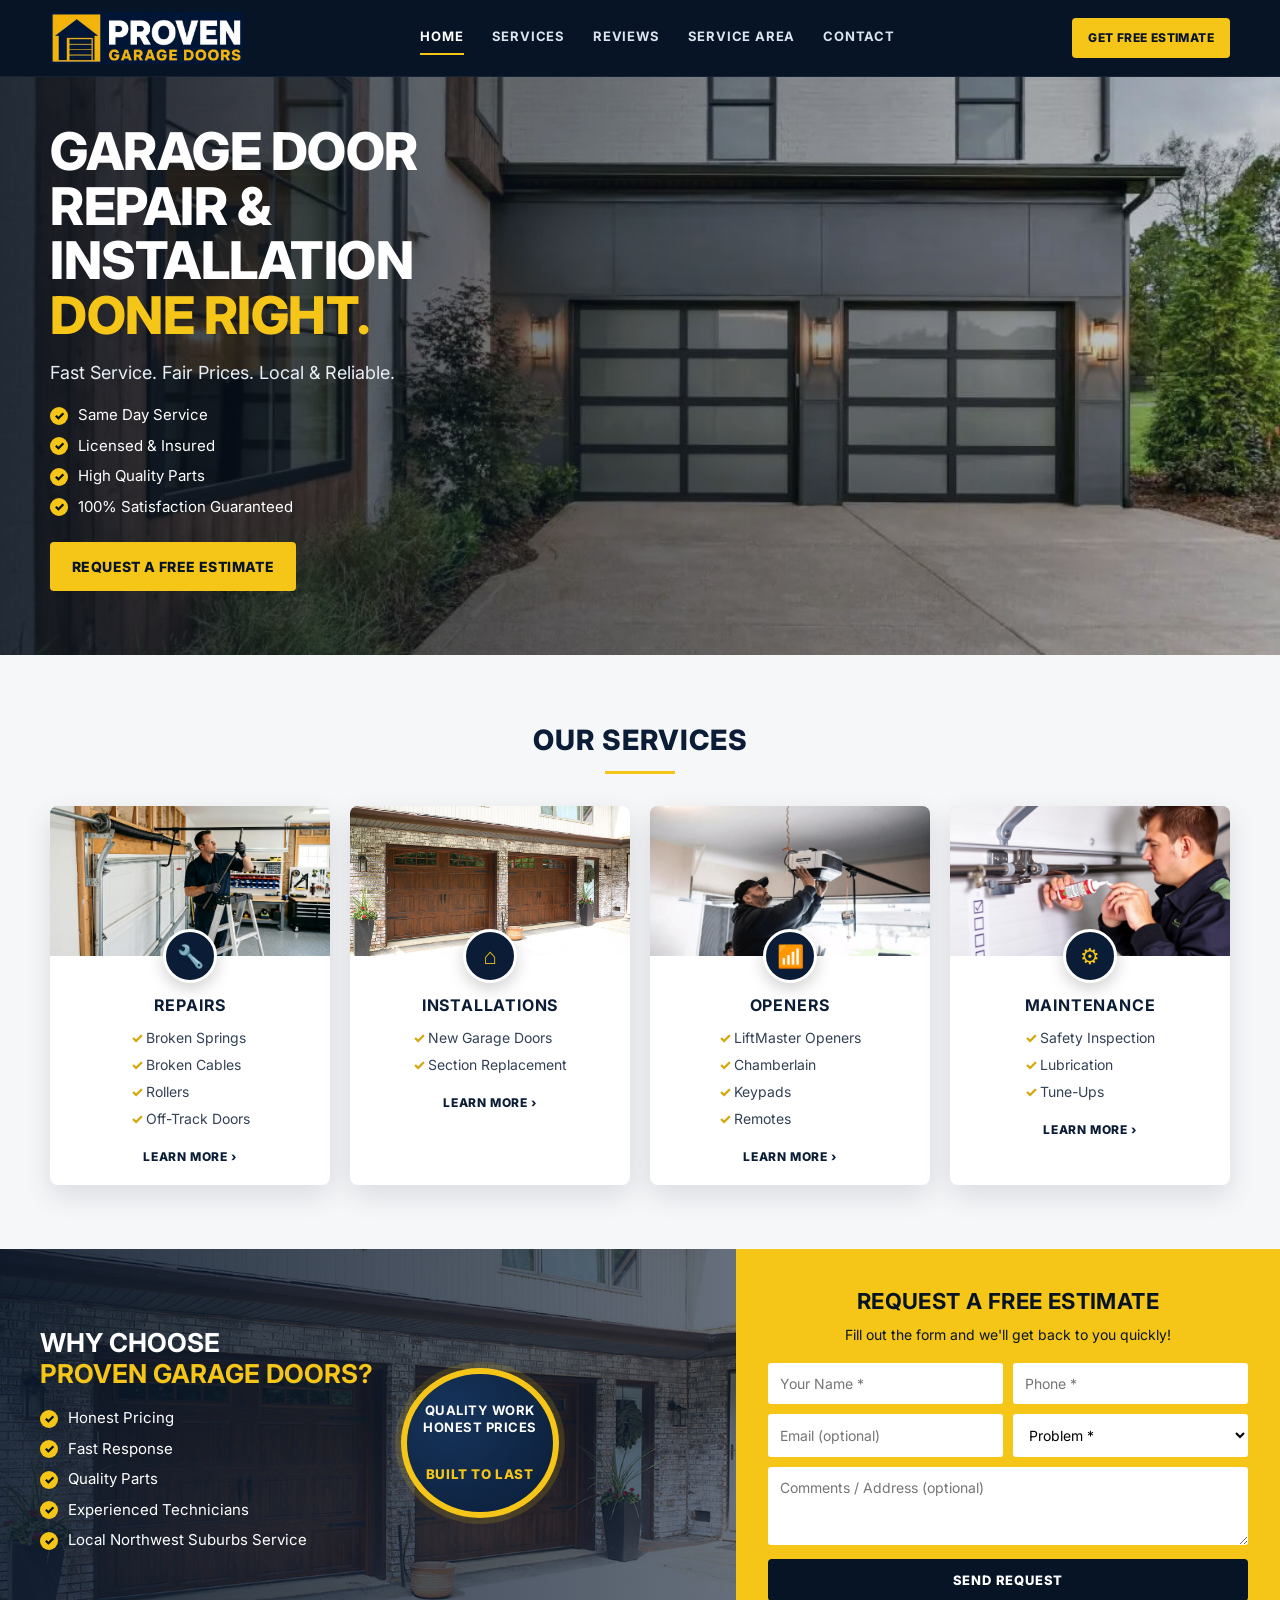
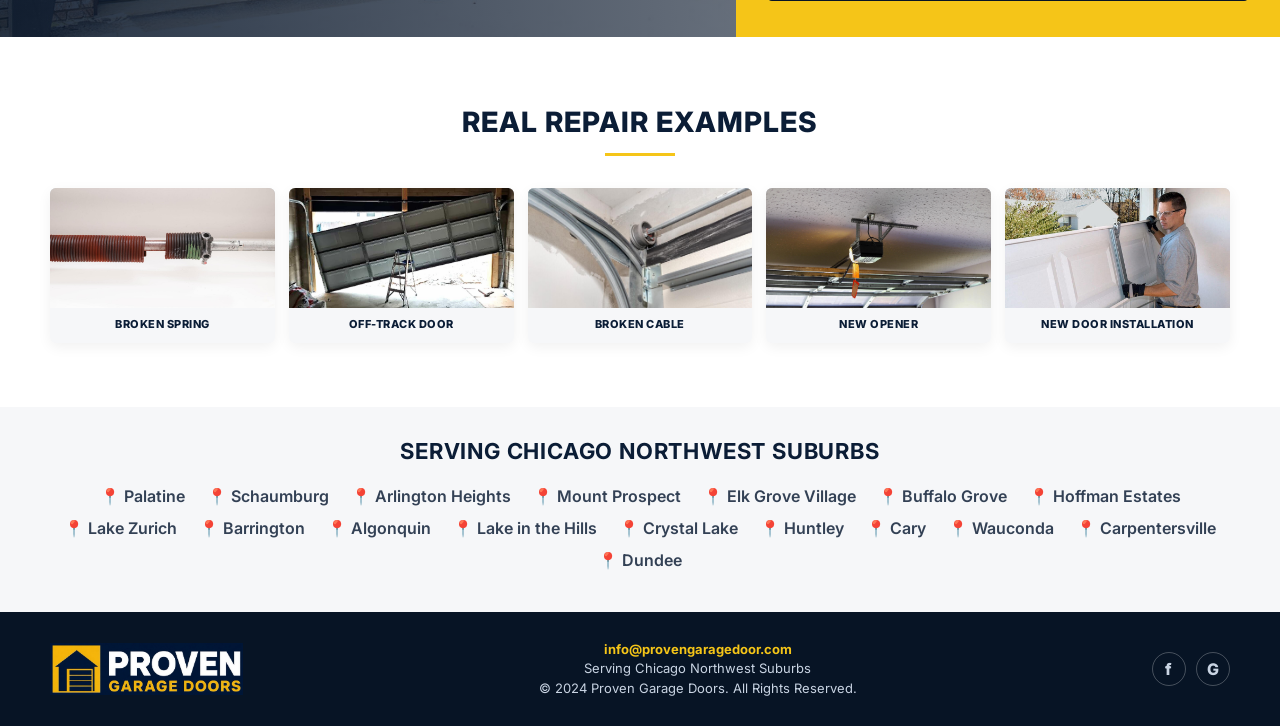
<file: index.html>
<!DOCTYPE html>
<html lang="en">
<head>
  <meta charset="UTF-8">
  <meta name="viewport" content="width=device-width, initial-scale=1.0">
  <title>Proven Garage Doors | Garage Door Repair & Installation in Chicagoland</title>
  <meta name="description" content="Fast, reliable garage door repair and installation in Chicago Northwest Suburbs. Same-day service. Licensed & insured.">
  <link rel="stylesheet" href="styles.css">
  <link href="https://fonts.googleapis.com/css2?family=Inter:wght@400;600;700;800&display=swap" rel="stylesheet">
</head>
<body>

  <!-- HEADER -->
  <header class="header">
    <div class="container header-inner">
      <a class="logo" href="index.html">
        <img src="logo.jpg" alt="Proven Garage Doors" style="height:52px;width:auto;display:block;">
      </a>

      <nav class="nav" id="nav">
        <a class="active" href="index.html">HOME</a>
        <a href="#services">SERVICES</a>
        <a href="#reviews">REVIEWS</a>
        <a href="#area">SERVICE AREA</a>
        <a href="#contact">CONTACT</a>
      </nav>

      <a class="btn btn-header" href="#contact">GET FREE ESTIMATE</a>
      <button class="menu-toggle" id="menuToggle" aria-label="Menu">☰</button>
    </div>
  </header>

  <!-- HERO -->
  <section class="hero">
    <div class="container hero-inner">
      <div class="hero-copy">
        <h1>
          GARAGE DOOR<br>
          REPAIR & INSTALLATION<br>
          <span class="gold">DONE RIGHT.</span>
        </h1>
        <p class="hero-lead">Fast Service. Fair Prices. Local & Reliable.</p>
        <ul class="hero-checks">
          <li><span class="check">✓</span> Same Day Service</li>
          <li><span class="check">✓</span> Licensed & Insured</li>
          <li><span class="check">✓</span> High Quality Parts</li>
          <li><span class="check">✓</span> 100% Satisfaction Guaranteed</li>
        </ul>
        <a class="btn btn-hero" href="#contact">REQUEST A FREE ESTIMATE</a>
      </div>
    </div>
  </section>

  <!-- SERVICES -->
  <section class="section" id="services">
    <div class="container">
      <h2 class="section-title">OUR SERVICES</h2>
      <div class="services-grid">

        <article class="service-card">
          <div class="service-photo repairs"></div>
          <div class="service-body">
            <div class="service-badge">🔧</div>
            <h3>REPAIRS</h3>
            <ul>
              <li>Broken Springs</li>
              <li>Broken Cables</li>
              <li>Rollers</li>
              <li>Off-Track Doors</li>
            </ul>
            <a class="learn-more" href="#contact">LEARN MORE ›</a>
          </div>
        </article>

        <article class="service-card">
          <div class="service-photo installs"></div>
          <div class="service-body">
            <div class="service-badge">⌂</div>
            <h3>INSTALLATIONS</h3>
            <ul>
              <li>New Garage Doors</li>
              <li>Section Replacement</li>
            </ul>
            <a class="learn-more" href="#contact">LEARN MORE ›</a>
          </div>
        </article>

        <article class="service-card">
          <div class="service-photo openers"></div>
          <div class="service-body">
            <div class="service-badge">📶</div>
            <h3>OPENERS</h3>
            <ul>
              <li>LiftMaster Openers</li>
              <li>Chamberlain</li>
              <li>Keypads</li>
              <li>Remotes</li>
            </ul>
            <a class="learn-more" href="#contact">LEARN MORE ›</a>
          </div>
        </article>

        <article class="service-card">
          <div class="service-photo maintenance"></div>
          <div class="service-body">
            <div class="service-badge">⚙</div>
            <h3>MAINTENANCE</h3>
            <ul>
              <li>Safety Inspection</li>
              <li>Lubrication</li>
              <li>Tune-Ups</li>
            </ul>
            <a class="learn-more" href="#contact">LEARN MORE ›</a>
          </div>
        </article>

      </div>
    </div>
  </section>

  <!-- WHY + FORM -->
  <section class="why-wrap" id="contact">
    <div class="why">
      <div>
        <h2>WHY CHOOSE<br><span>PROVEN GARAGE DOORS?</span></h2>
        <ul>
          <li><span class="check">✓</span> Honest Pricing</li>
          <li><span class="check">✓</span> Fast Response</li>
          <li><span class="check">✓</span> Quality Parts</li>
          <li><span class="check">✓</span> Experienced Technicians</li>
          <li><span class="check">✓</span> Local Northwest Suburbs Service</li>
        </ul>
      </div>
      <div class="badge-seal">
        <strong>QUALITY WORK<br>HONEST PRICES</strong>
        <small>BUILT TO LAST</small>
      </div>
    </div>

    <div class="estimate">
      <h2>REQUEST A FREE ESTIMATE</h2>
      <p>Fill out the form and we'll get back to you quickly!</p>
      <form id="estimateForm" action="https://api.web3forms.com/submit" method="POST">
        <input type="hidden" name="access_key" value="a14c31a3-d372-4066-a594-c4b5799fc153">
        <input type="hidden" name="subject" value="New estimate request — Proven Garage Doors">
        <input type="hidden" name="from_name" value="Proven Garage Doors Website">
        <input type="checkbox" name="botcheck" tabindex="-1" autocomplete="off" style="display:none">
        <div class="form-grid">
          <input type="text" name="name" placeholder="Your Name *" autocomplete="name" required>
          <input type="tel" name="phone" placeholder="Phone *" autocomplete="tel" inputmode="tel" required>
          <input type="email" name="email" placeholder="Email (optional)" autocomplete="email">
          <select name="problem" required>
            <option value="" disabled selected>Problem *</option>
            <option value="Door won’t open">Door won’t open</option>
            <option value="Broken spring">Broken spring</option>
            <option value="Damaged door">Damaged door</option>
            <option value="Broken cable">Broken cable</option>
            <option value="Motor / opener not working">Motor / opener not working</option>
          </select>
          <textarea class="full" name="comments_address" placeholder="Comments / Address (optional)" rows="3"></textarea>
          <button class="btn btn-send full" type="submit">SEND REQUEST</button>
        </div>
        <p id="formStatus" style="display:none;margin-top:14px;font-weight:700;"></p>
      </form>
    </div>
  </section>

  <!-- REAL REPAIR EXAMPLES -->
  <section class="section examples" id="reviews">
    <div class="container">
      <h2 class="section-title">REAL REPAIR EXAMPLES</h2>
      <div class="examples-grid">
        <div class="example">
          <div class="example-photo spring"></div>
          <p>BROKEN SPRING</p>
        </div>
        <div class="example">
          <div class="example-photo offtrack"></div>
          <p>OFF-TRACK DOOR</p>
        </div>
        <div class="example">
          <div class="example-photo cable"></div>
          <p>BROKEN CABLE</p>
        </div>
        <div class="example">
          <div class="example-photo opener"></div>
          <p>NEW OPENER</p>
        </div>
        <div class="example">
          <div class="example-photo install"></div>
          <p>NEW DOOR INSTALLATION</p>
        </div>
      </div>
    </div>
  </section>

  <!-- SERVICE AREA -->
  <section class="areas" id="area">
    <div class="container">
      <h2>SERVING CHICAGO NORTHWEST SUBURBS</h2>
      <div class="cities">
        <span>Palatine</span>
        <span>Schaumburg</span>
        <span>Arlington Heights</span>
        <span>Mount Prospect</span>
        <span>Elk Grove Village</span>
        <span>Buffalo Grove</span>
        <span>Hoffman Estates</span>
        <span>Lake Zurich</span>
        <span>Barrington</span>
        <span>Algonquin</span>
        <span>Lake in the Hills</span>
        <span>Crystal Lake</span>
        <span>Huntley</span>
        <span>Cary</span>
        <span>Wauconda</span>
        <span>Carpentersville</span>
        <span>Dundee</span>
      </div>
    </div>
  </section>

  <!-- FOOTER -->
  <footer class="footer">
    <div class="container footer-inner">
      <a class="logo" href="index.html">
        <img src="logo.jpg" alt="Proven Garage Doors" style="height:52px;width:auto;display:block;">
      </a>
      <div class="footer-copy">
        <a href="mailto:info@provengaragedoor.com">info@provengaragedoor.com</a><br>
        Serving Chicago Northwest Suburbs<br>
        © 2024 Proven Garage Doors. All Rights Reserved.
      </div>
      <div class="socials">
        <a href="#" aria-label="Facebook">f</a>
        <a href="#" aria-label="Google">G</a>
      </div>
    </div>
  </footer>

  <script>
    const toggle = document.getElementById('menuToggle');
    const nav = document.getElementById('nav');
    if (toggle && nav) {
      toggle.addEventListener('click', () => nav.classList.toggle('open'));
    }

    const form = document.getElementById('estimateForm');
    const statusEl = document.getElementById('formStatus');
    if (form && statusEl) {
      form.addEventListener('submit', async (e) => {
        e.preventDefault();
        const btn = form.querySelector('button[type="submit"]');
        btn.disabled = true;
        statusEl.style.display = 'block';
        statusEl.style.color = '#0b1d36';
        statusEl.textContent = 'Sending…';
        try {
          const res = await fetch('https://api.web3forms.com/submit', {
            method: 'POST',
            body: new FormData(form)
          });
          const data = await res.json();
          if (data.success) {
            form.reset();
            statusEl.style.color = '#0b1d36';
            statusEl.textContent = 'Thank you. We received your request and will call you shortly.';
          } else {
            statusEl.style.color = '#7a1f1f';
            statusEl.textContent = data.message || 'Could not send. Please call or email us.';
          }
        } catch (err) {
          statusEl.style.color = '#7a1f1f';
          statusEl.textContent = 'Network error. Please try again or email info@provengaragedoor.com';
        } finally {
          btn.disabled = false;
        }
      });
    }
  </script>
</body>
</html>
</file>
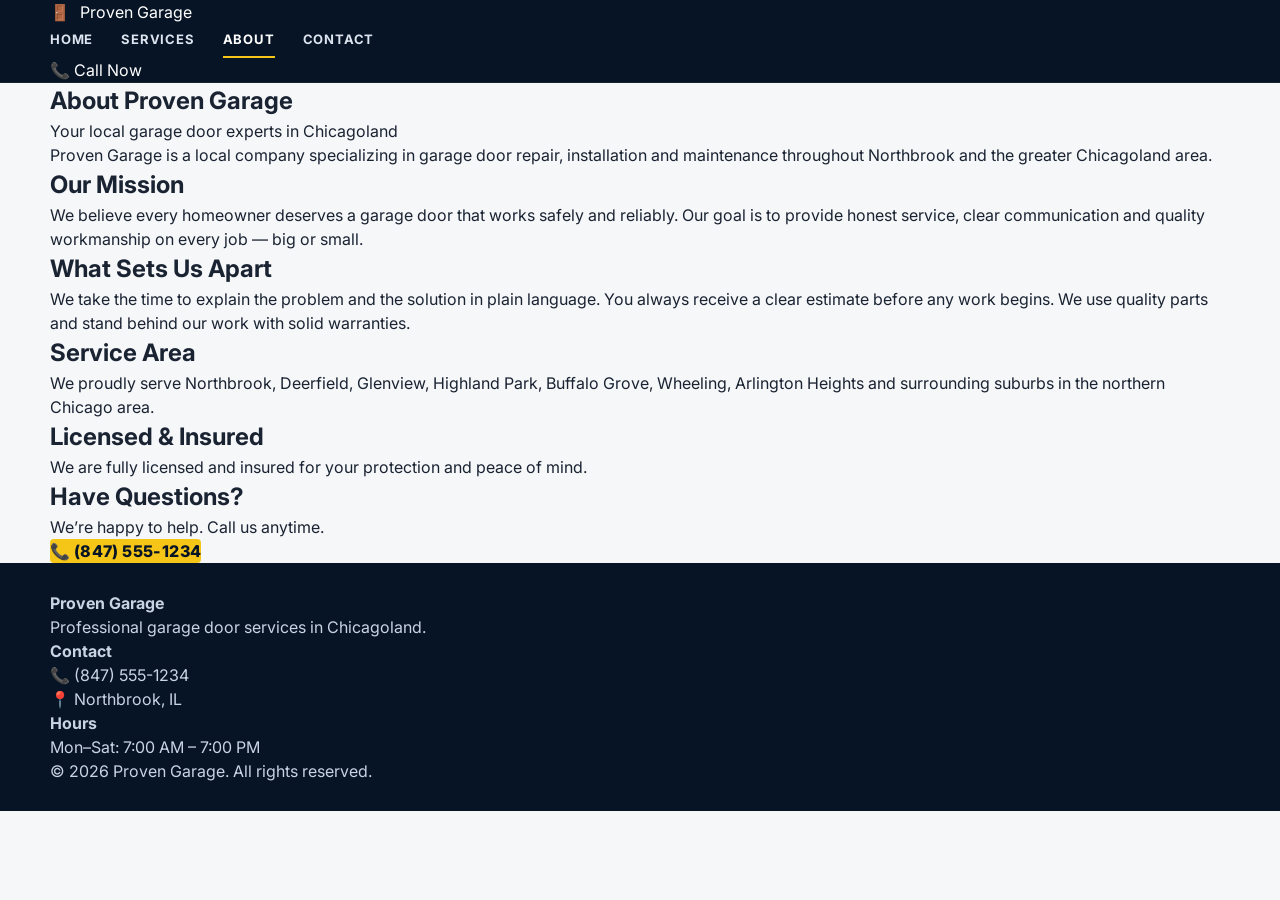
<file: about.html>
<!DOCTYPE html>
<html lang="uk">
<head>
    <meta charset="UTF-8">
    <meta name="viewport" content="width=device-width, initial-scale=1.0">
    <title>About Us | Proven Garage</title>
    <link rel="stylesheet" href="styles.css">
    <link href="https://fonts.googleapis.com/css2?family=Inter:wght@400;500;600;700&display=swap" rel="stylesheet">
</head>
<body>
    <header class="header">
        <div class="container">
            <a href="index.html" class="logo">
                <span class="logo-icon">🚪</span>
                <span class="logo-text">Proven Garage</span>
            </a>
            <nav class="nav">
                <a href="index.html">Home</a>
                <a href="services.html">Services</a>
                <a href="about.html" class="active">About</a>
                <a href="contact.html">Contact</a>
            </nav>
            <a href="tel:+18475551234" class="phone-btn">📞 Call Now</a>
        </div>
    </header>

    <section class="page-hero">
        <div class="container">
            <h1>About Proven Garage</h1>
            <p>Your local garage door experts in Chicagoland</p>
        </div>
    </section>

    <section class="about-content">
        <div class="container">
            <p>Proven Garage is a local company specializing in garage door repair, installation and maintenance throughout Northbrook and the greater Chicagoland area.</p>

            <h2>Our Mission</h2>
            <p>We believe every homeowner deserves a garage door that works safely and reliably. Our goal is to provide honest service, clear communication and quality workmanship on every job — big or small.</p>

            <h2>What Sets Us Apart</h2>
            <p>We take the time to explain the problem and the solution in plain language. You always receive a clear estimate before any work begins. We use quality parts and stand behind our work with solid warranties.</p>

            <h2>Service Area</h2>
            <p>We proudly serve Northbrook, Deerfield, Glenview, Highland Park, Buffalo Grove, Wheeling, Arlington Heights and surrounding suburbs in the northern Chicago area.</p>

            <h2>Licensed & Insured</h2>
            <p>We are fully licensed and insured for your protection and peace of mind.</p>
        </div>
    </section>

    <section class="cta">
        <div class="container">
            <h2>Have Questions?</h2>
            <p>We’re happy to help. Call us anytime.</p>
            <a href="tel:+18475551234" class="btn btn-primary btn-large">📞 (847) 555-1234</a>
        </div>
    </section>

    <footer class="footer">
        <div class="container">
            <div class="footer-grid">
                <div>
                    <h4>Proven Garage</h4>
                    <p>Professional garage door services in Chicagoland.</p>
                </div>
                <div>
                    <h4>Contact</h4>
                    <p>📞 (847) 555-1234</p>
                    <p>📍 Northbrook, IL</p>
                </div>
                <div>
                    <h4>Hours</h4>
                    <p>Mon–Sat: 7:00 AM – 7:00 PM</p>
                </div>
            </div>
            <div class="footer-bottom">
                <p>© 2026 Proven Garage. All rights reserved.</p>
            </div>
        </div>
    </footer>
</body>
</html>
</file>
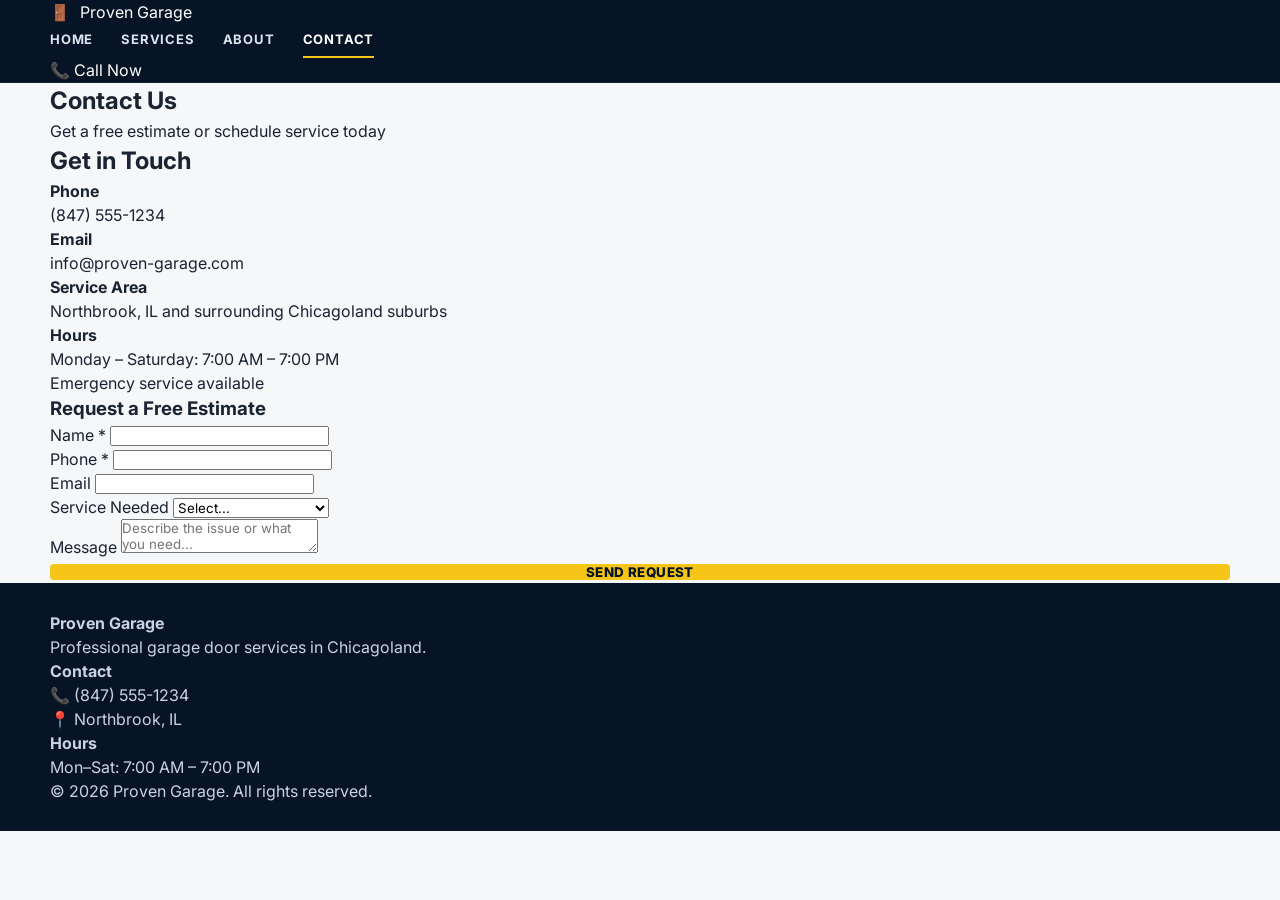
<file: contact.html>
<!DOCTYPE html>
<html lang="uk">
<head>
    <meta charset="UTF-8">
    <meta name="viewport" content="width=device-width, initial-scale=1.0">
    <title>Contact | Proven Garage</title>
    <link rel="stylesheet" href="styles.css">
    <link href="https://fonts.googleapis.com/css2?family=Inter:wght@400;500;600;700&display=swap" rel="stylesheet">
</head>
<body>
    <header class="header">
        <div class="container">
            <a href="index.html" class="logo">
                <span class="logo-icon">🚪</span>
                <span class="logo-text">Proven Garage</span>
            </a>
            <nav class="nav">
                <a href="index.html">Home</a>
                <a href="services.html">Services</a>
                <a href="about.html">About</a>
                <a href="contact.html" class="active">Contact</a>
            </nav>
            <a href="tel:+18475551234" class="phone-btn">📞 Call Now</a>
        </div>
    </header>

    <section class="page-hero">
        <div class="container">
            <h1>Contact Us</h1>
            <p>Get a free estimate or schedule service today</p>
        </div>
    </section>

    <section class="contact-section">
        <div class="container">
            <div class="contact-grid">
                <div class="contact-info">
                    <h2>Get in Touch</h2>
                    <div class="contact-item">
                        <strong>Phone</strong>
                        <p><a href="tel:+18475551234">(847) 555-1234</a></p>
                    </div>
                    <div class="contact-item">
                        <strong>Email</strong>
                        <p>info@proven-garage.com</p>
                    </div>
                    <div class="contact-item">
                        <strong>Service Area</strong>
                        <p>Northbrook, IL and surrounding Chicagoland suburbs</p>
                    </div>
                    <div class="contact-item">
                        <strong>Hours</strong>
                        <p>Monday – Saturday: 7:00 AM – 7:00 PM<br>Emergency service available</p>
                    </div>
                </div>

                <div class="contact-form">
                    <h3>Request a Free Estimate</h3>
                    <form action="#" method="POST" onsubmit="alert('Thank you! We will contact you shortly.'); return false;">
                        <div class="form-group">
                            <label for="name">Name *</label>
                            <input type="text" id="name" name="name" required>
                        </div>
                        <div class="form-group">
                            <label for="phone">Phone *</label>
                            <input type="tel" id="phone" name="phone" required>
                        </div>
                        <div class="form-group">
                            <label for="email">Email</label>
                            <input type="email" id="email" name="email">
                        </div>
                        <div class="form-group">
                            <label for="service">Service Needed</label>
                            <select id="service" name="service">
                                <option value="">Select...</option>
                                <option value="repair">Garage Door Repair</option>
                                <option value="install">New Door Installation</option>
                                <option value="opener">Opener Service</option>
                                <option value="emergency">Emergency Service</option>
                                <option value="other">Other</option>
                            </select>
                        </div>
                        <div class="form-group">
                            <label for="message">Message</label>
                            <textarea id="message" name="message" placeholder="Describe the issue or what you need..."></textarea>
                        </div>
                        <button type="submit" class="btn btn-primary" style="width:100%;">Send Request</button>
                    </form>
                </div>
            </div>
        </div>
    </section>

    <footer class="footer">
        <div class="container">
            <div class="footer-grid">
                <div>
                    <h4>Proven Garage</h4>
                    <p>Professional garage door services in Chicagoland.</p>
                </div>
                <div>
                    <h4>Contact</h4>
                    <p>📞 (847) 555-1234</p>
                    <p>📍 Northbrook, IL</p>
                </div>
                <div>
                    <h4>Hours</h4>
                    <p>Mon–Sat: 7:00 AM – 7:00 PM</p>
                </div>
            </div>
            <div class="footer-bottom">
                <p>© 2026 Proven Garage. All rights reserved.</p>
            </div>
        </div>
    </footer>
</body>
</html>
</file>
<file: styles.css>
/* ============================================================
   PROVEN GARAGE DOORS — styles.css
   Макет: navy + gold, hero з будинком/фургоном, 4 картки послуг
   ============================================================ */

:root {
  --navy: #0b1d36;
  --navy-deep: #071425;
  --navy-mid: #102844;
  --navy-soft: #163056;
  --gold: #f5c518;
  --gold-hover: #ffd84a;
  --gold-dark: #d4a70a;
  --gold-soft: #f7d24a;
  --white: #ffffff;
  --off-white: #f6f7f9;
  --text: #1a2332;
  --muted: #5b6573;
  --line: #e4e8ee;
  --success: #2e9e4b;
  --shadow: 0 10px 28px rgba(7, 20, 37, 0.12);
  --radius: 10px;
  --max: 1180px;
}

*,
*::before,
*::after {
  box-sizing: border-box;
  margin: 0;
  padding: 0;
}

html {
  scroll-behavior: smooth;
}

body {
  font-family: "Inter", "Segoe UI", Arial, Helvetica, sans-serif;
  color: var(--text);
  background: var(--off-white);
  line-height: 1.5;
  -webkit-font-smoothing: antialiased;
}

img {
  max-width: 100%;
  display: block;
}

a {
  color: inherit;
  text-decoration: none;
}

ul {
  list-style: none;
}

button,
input,
select,
textarea {
  font-family: inherit;
}

.container {
  width: min(var(--max), calc(100% - 40px));
  margin: 0 auto;
}

/* ---------- HEADER ---------- */
.header {
  background: var(--navy-deep);
  color: var(--white);
  position: sticky;
  top: 0;
  z-index: 100;
  border-bottom: 1px solid rgba(255, 255, 255, 0.06);
}

.header-inner {
  display: flex;
  align-items: center;
  justify-content: space-between;
  gap: 24px;
  min-height: 76px;
}

.logo {
  display: flex;
  align-items: center;
  gap: 10px;
  flex-shrink: 0;
}

.logo-mark {
  width: 42px;
  height: 42px;
  background: var(--gold);
  color: var(--navy-deep);
  border-radius: 6px;
  display: grid;
  place-items: center;
  font-weight: 800;
  font-size: 22px;
  line-height: 1;
}

.logo-text {
  display: flex;
  flex-direction: column;
  line-height: 1.05;
}

.logo-text strong {
  font-size: 20px;
  letter-spacing: 0.4px;
  font-weight: 800;
}

.logo-text span {
  font-size: 11px;
  letter-spacing: 1.4px;
  color: var(--gold);
  font-weight: 700;
}

.nav {
  display: flex;
  align-items: center;
  gap: 28px;
}

.nav a {
  font-size: 13px;
  font-weight: 700;
  letter-spacing: 0.8px;
  color: #dce4ef;
  text-transform: uppercase;
  padding: 6px 0;
  border-bottom: 2px solid transparent;
}

.nav a:hover,
.nav a.active {
  color: var(--white);
  border-bottom-color: var(--gold);
}

.btn {
  display: inline-flex;
  align-items: center;
  justify-content: center;
  gap: 8px;
  background: var(--gold);
  color: var(--navy-deep);
  font-weight: 800;
  letter-spacing: 0.4px;
  text-transform: uppercase;
  border: 0;
  cursor: pointer;
  border-radius: 4px;
  transition: 0.2s ease;
}

.btn:hover {
  background: var(--gold-hover);
  transform: translateY(-1px);
}

.btn-header {
  padding: 11px 16px;
  font-size: 12px;
  white-space: nowrap;
}

.menu-toggle {
  display: none;
  background: transparent;
  border: 1px solid rgba(255, 255, 255, 0.2);
  color: white;
  width: 42px;
  height: 42px;
  border-radius: 6px;
  font-size: 22px;
  cursor: pointer;
}

/* ---------- HERO ---------- */
.hero {
  position: relative;
  min-height: 560px;
  background:
    linear-gradient(90deg, rgba(7, 16, 30, 0.88) 0%, rgba(7, 16, 30, 0.55) 42%, rgba(7, 16, 30, 0.18) 100%),
    url("hero.jpg") center/cover no-repeat;
  color: var(--white);
  overflow: hidden;
}

.hero-inner {
  display: grid;
  grid-template-columns: 1fr 1fr;
  align-items: center;
  min-height: 560px;
  padding: 48px 0 64px;
}

.hero-copy h1 {
  font-size: clamp(32px, 4.4vw, 52px);
  line-height: 1.05;
  font-weight: 800;
  letter-spacing: -0.5px;
  max-width: 560px;
}

.hero-copy h1 .gold {
  color: var(--gold);
  display: block;
}

.hero-lead {
  margin: 16px 0 18px;
  font-size: 18px;
  color: #e8eef6;
}

.hero-checks {
  display: grid;
  gap: 8px;
  margin-bottom: 24px;
}

.hero-checks li {
  display: flex;
  align-items: center;
  gap: 10px;
  font-size: 15px;
}

.check {
  width: 18px;
  height: 18px;
  border-radius: 50%;
  background: var(--gold);
  color: var(--navy-deep);
  display: inline-grid;
  place-items: center;
  font-size: 12px;
  font-weight: 900;
  flex-shrink: 0;
}

.btn-hero {
  padding: 14px 22px;
  font-size: 14px;
}

/* ---------- TRUST BAR ---------- */
.trust {
  background: var(--navy);
  color: var(--white);
}

.trust-inner {
  display: grid;
  grid-template-columns: repeat(4, 1fr);
}

.trust-item {
  display: flex;
  align-items: center;
  justify-content: center;
  gap: 12px;
  padding: 18px 10px;
  text-align: left;
  border-right: 1px solid rgba(255, 255, 255, 0.12);
  font-size: 13px;
  font-weight: 800;
  letter-spacing: 0.6px;
  text-transform: uppercase;
}

.trust-item:last-child {
  border-right: 0;
}

.trust-icon {
  width: 34px;
  height: 34px;
  border-radius: 50%;
  border: 2px solid var(--gold);
  color: var(--gold);
  display: grid;
  place-items: center;
  font-size: 16px;
  flex-shrink: 0;
}

/* ---------- SERVICES ---------- */
.section {
  padding: 64px 0;
}

.section-title {
  text-align: center;
  font-size: 28px;
  font-weight: 800;
  letter-spacing: 1px;
  text-transform: uppercase;
  margin-bottom: 32px;
  color: var(--navy);
  position: relative;
}

.section-title::after {
  content: "";
  display: block;
  width: 70px;
  height: 3px;
  background: var(--gold);
  margin: 10px auto 0;
}

.services-grid {
  display: grid;
  grid-template-columns: repeat(4, 1fr);
  gap: 20px;
}

.service-card {
  background: var(--white);
  border-radius: 8px;
  overflow: hidden;
  box-shadow: var(--shadow);
  display: flex;
  flex-direction: column;
}

.service-photo {
  height: 150px;
  background: #cfd6de center/cover no-repeat;
}

.service-photo.repairs { background-image: url("service-repairs.jpg"); }
.service-photo.installs { background-image: url("service-installs.jpg"); }
.service-photo.openers { background-image: url("service-openers.jpg"); }
.service-photo.maintenance { background-image: url("service-maintenance.jpg"); }

.service-body {
  padding: 0 18px 18px;
  text-align: center;
  position: relative;
}

.service-badge {
  width: 54px;
  height: 54px;
  margin: -27px auto 10px;
  background: var(--navy);
  color: var(--gold);
  border: 3px solid var(--white);
  border-radius: 50%;
  display: grid;
  place-items: center;
  font-size: 22px;
  box-shadow: 0 6px 16px rgba(0, 0, 0, 0.18);
}

.service-body h3 {
  font-size: 16px;
  letter-spacing: 0.8px;
  text-transform: uppercase;
  margin-bottom: 10px;
  color: var(--navy);
}

.service-body ul {
  text-align: left;
  margin: 0 auto 14px;
  display: grid;
  gap: 6px;
  width: fit-content;
}

.service-body li {
  font-size: 14px;
  color: #334155;
}

.service-body li::before {
  content: "✓ ";
  color: var(--gold-dark);
  font-weight: 800;
}

.learn-more {
  color: var(--navy);
  font-size: 12px;
  font-weight: 800;
  letter-spacing: 0.6px;
  text-transform: uppercase;
}

.learn-more:hover {
  color: var(--gold-dark);
}

/* ---------- WHY + FORM ---------- */
.why-wrap {
  display: grid;
  grid-template-columns: 1.15fr 0.85fr;
}

.why {
  background:
    linear-gradient(90deg, rgba(8, 22, 42, 0.88), rgba(8, 22, 42, 0.62)),
    url("why-bg.jpg") center/cover no-repeat;
  color: var(--white);
  padding: 48px 40px;
  display: flex;
  align-items: center;
  gap: 28px;
}

.why h2 {
  font-size: 26px;
  line-height: 1.2;
  text-transform: uppercase;
  margin-bottom: 18px;
}

.why h2 span {
  color: var(--gold);
}

.why li {
  display: flex;
  align-items: center;
  gap: 10px;
  margin-bottom: 8px;
  font-size: 15px;
}

.badge-seal {
  min-width: 150px;
  height: 150px;
  border-radius: 50%;
  border: 6px solid var(--gold);
  background: radial-gradient(circle at 30% 30%, #16345c, #0b1d36);
  display: grid;
  place-items: center;
  text-align: center;
  padding: 16px;
  box-shadow: 0 0 0 6px rgba(245, 197, 24, 0.15);
}

.badge-seal strong {
  font-size: 13px;
  letter-spacing: 0.5px;
  text-transform: uppercase;
  line-height: 1.25;
}

.badge-seal small {
  display: block;
  margin-top: 6px;
  color: var(--gold);
  font-weight: 800;
  letter-spacing: 0.6px;
}

.estimate {
  background: var(--gold);
  color: var(--navy-deep);
  padding: 36px 32px;
}

.estimate h2 {
  text-align: center;
  font-size: 22px;
  text-transform: uppercase;
  letter-spacing: 0.4px;
}

.estimate p {
  text-align: center;
  font-size: 14px;
  margin: 6px 0 18px;
}

.form-grid {
  display: grid;
  grid-template-columns: 1fr 1fr;
  gap: 10px;
}

.form-grid .full {
  grid-column: 1 / -1;
}

.estimate input,
.estimate select,
.estimate textarea {
  width: 100%;
  border: 0;
  background: var(--white);
  padding: 12px 12px;
  border-radius: 3px;
  font-size: 14px;
  outline: none;
}

.estimate textarea {
  min-height: 78px;
  resize: vertical;
}

.btn-send {
  width: 100%;
  background: var(--navy-deep);
  color: var(--white);
  padding: 13px;
  font-size: 13px;
  letter-spacing: 0.8px;
  margin-top: 4px;
}

.btn-send:hover {
  background: #12284a;
  color: var(--white);
}

/* ---------- EXAMPLES ---------- */
.examples {
  background: var(--white);
}

.examples-grid {
  display: grid;
  grid-template-columns: repeat(5, 1fr);
  gap: 14px;
}

.example {
  background: var(--off-white);
  border-radius: 6px;
  overflow: hidden;
  box-shadow: 0 4px 14px rgba(0, 0, 0, 0.06);
}

.example img,
.example-photo {
  height: 120px;
  width: 100%;
  object-fit: cover;
  background: #d5dbe3 center/cover no-repeat;
}

.example-photo.spring { background-image: url("ex-spring.jpg"); }
.example-photo.offtrack { background-image: url("ex-offtrack.jpg"); }
.example-photo.cable { background-image: url("ex-cable.jpg"); }
.example-photo.opener { background-image: url("ex-opener.jpg"); }
.example-photo.install { background-image: url("ex-install.jpg"); }

.example p {
  text-align: center;
  font-size: 11px;
  font-weight: 800;
  letter-spacing: 0.5px;
  text-transform: uppercase;
  padding: 8px 6px 10px;
  color: var(--navy);
}

/* ---------- AREAS ---------- */
.areas {
  padding: 28px 0 40px;
  text-align: center;
}

.areas h2 {
  font-size: 22px;
  letter-spacing: 0.8px;
  text-transform: uppercase;
  margin-bottom: 16px;
  color: var(--navy);
}

.cities {
  display: flex;
  flex-wrap: wrap;
  justify-content: center;
  gap: 8px 22px;
  color: #334155;
  font-weight: 600;
}

.cities span::before {
  content: "📍 ";
}

/* ---------- FOOTER ---------- */
.footer {
  background: var(--navy-deep);
  color: #c9d4e3;
  padding: 28px 0;
}

.footer-inner {
  display: flex;
  align-items: center;
  justify-content: space-between;
  gap: 20px;
}

.footer-copy {
  text-align: center;
  font-size: 13px;
}

.footer-copy a {
  color: var(--gold);
  font-weight: 700;
}

.socials {
  display: flex;
  gap: 10px;
}

.socials a {
  width: 34px;
  height: 34px;
  border: 1px solid rgba(255, 255, 255, 0.25);
  border-radius: 50%;
  display: grid;
  place-items: center;
  font-weight: 800;
}

.socials a:hover {
  border-color: var(--gold);
  color: var(--gold);
}

/* ---------- MOBILE ---------- */
@media (max-width: 980px) {
  .menu-toggle { display: grid; place-items: center; }

  .nav {
    display: none;
    position: absolute;
    top: 76px;
    left: 0;
    right: 0;
    background: var(--navy-deep);
    flex-direction: column;
    padding: 16px 20px 20px;
    gap: 14px;
  }

  .nav.open { display: flex; }

  .hero-inner {
    grid-template-columns: 1fr;
    min-height: 480px;
  }

  .trust-inner,
  .services-grid,
  .examples-grid,
  .why-wrap,
  .form-grid,
  .footer-inner {
    grid-template-columns: 1fr 1fr;
  }

  .why,
  .estimate,
  .footer-inner {
    flex-direction: column;
    text-align: center;
  }

  .why { align-items: flex-start; }
}

@media (max-width: 680px) {
  .header-inner { min-height: 64px; }

  .trust-inner,
  .services-grid,
  .examples-grid,
  .why-wrap,
  .form-grid,
  .footer-inner {
    grid-template-columns: 1fr;
  }

  .trust-item { border-right: 0; border-bottom: 1px solid rgba(255,255,255,.12); }

  .hero { min-height: 520px; background-position: 70% center; }

  .btn-header { display: none; }
}
</file>
